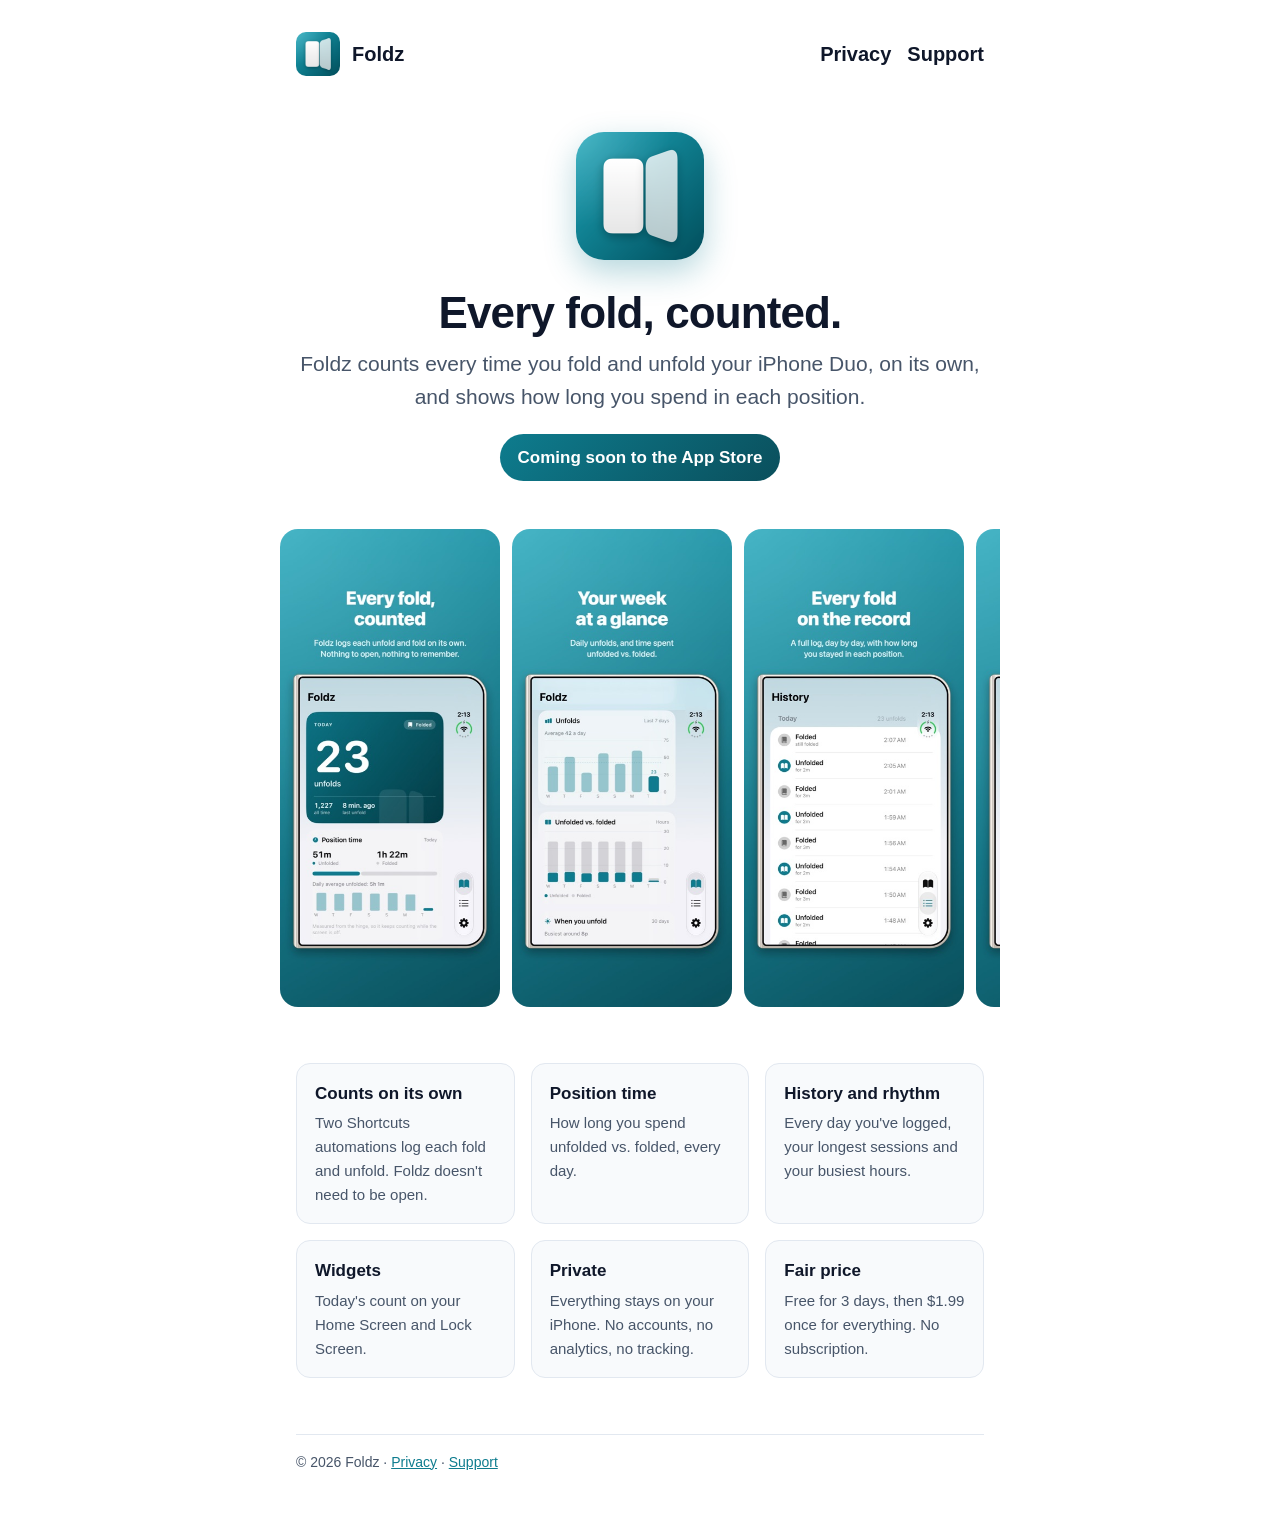
<file: index.html>
<!doctype html>
<html lang="en">
<head>
  <meta charset="utf-8">
  <meta name="viewport" content="width=device-width, initial-scale=1">
  <title>Foldz</title>
  <meta name="description" content="Foldz counts every time you fold and unfold your iPhone Duo, on its own, and shows how long you spend in each position.">
  <meta name="theme-color" content="#0e7c8e">
  <link rel="icon" href="icon.png">
  <link rel="stylesheet" href="style.css">
</head>
<body>
<main>
  <header class="site">
    <img src="icon.png" alt="">
    <a href="./">Foldz</a>
    <nav>
      <a href="privacy.html">Privacy</a>
      <a href="support.html">Support</a>
    </nav>
  </header>

  <section class="hero">
    <img src="icon.png" alt="The Foldz icon: a phone opening on its hinge">
    <h1>Every fold, counted.</h1>
    <p class="tagline">Foldz counts every time you fold and unfold your iPhone Duo, on its own, and shows how long you spend in each position.</p>
    <span class="badge">Coming soon to the App Store</span>
  </section>

  <div class="shots">
    <img src="media/01-every-fold.jpg" alt="Foldz's Home screen: 23 unfolds today">
    <img src="media/02-your-week.jpg" alt="Charts of daily unfolds and time unfolded vs. folded">
    <img src="media/03-history.jpg" alt="The History log, with how long each position lasted">
    <img src="media/04-setup.jpg" alt="Setup, showing the two Shortcuts automations">
    <img src="media/05-widgets.jpg" alt="Home Screen and Lock Screen widgets">
  </div>

  <div class="features">
    <div><h3>Counts on its own</h3><p>Two Shortcuts automations log each fold and unfold. Foldz doesn't need to be open.</p></div>
    <div><h3>Position time</h3><p>How long you spend unfolded vs. folded, every day.</p></div>
    <div><h3>History and rhythm</h3><p>Every day you've logged, your longest sessions and your busiest hours.</p></div>
    <div><h3>Widgets</h3><p>Today's count on your Home Screen and Lock Screen.</p></div>
    <div><h3>Private</h3><p>Everything stays on your iPhone. No accounts, no analytics, no tracking.</p></div>
    <div><h3>Fair price</h3><p>Free for 3 days, then $1.99 once for everything. No subscription.</p></div>
  </div>

  <footer>© 2026 Foldz · <a href="privacy.html">Privacy</a> · <a href="support.html">Support</a></footer>
</main>
</body>
</html>
</file>
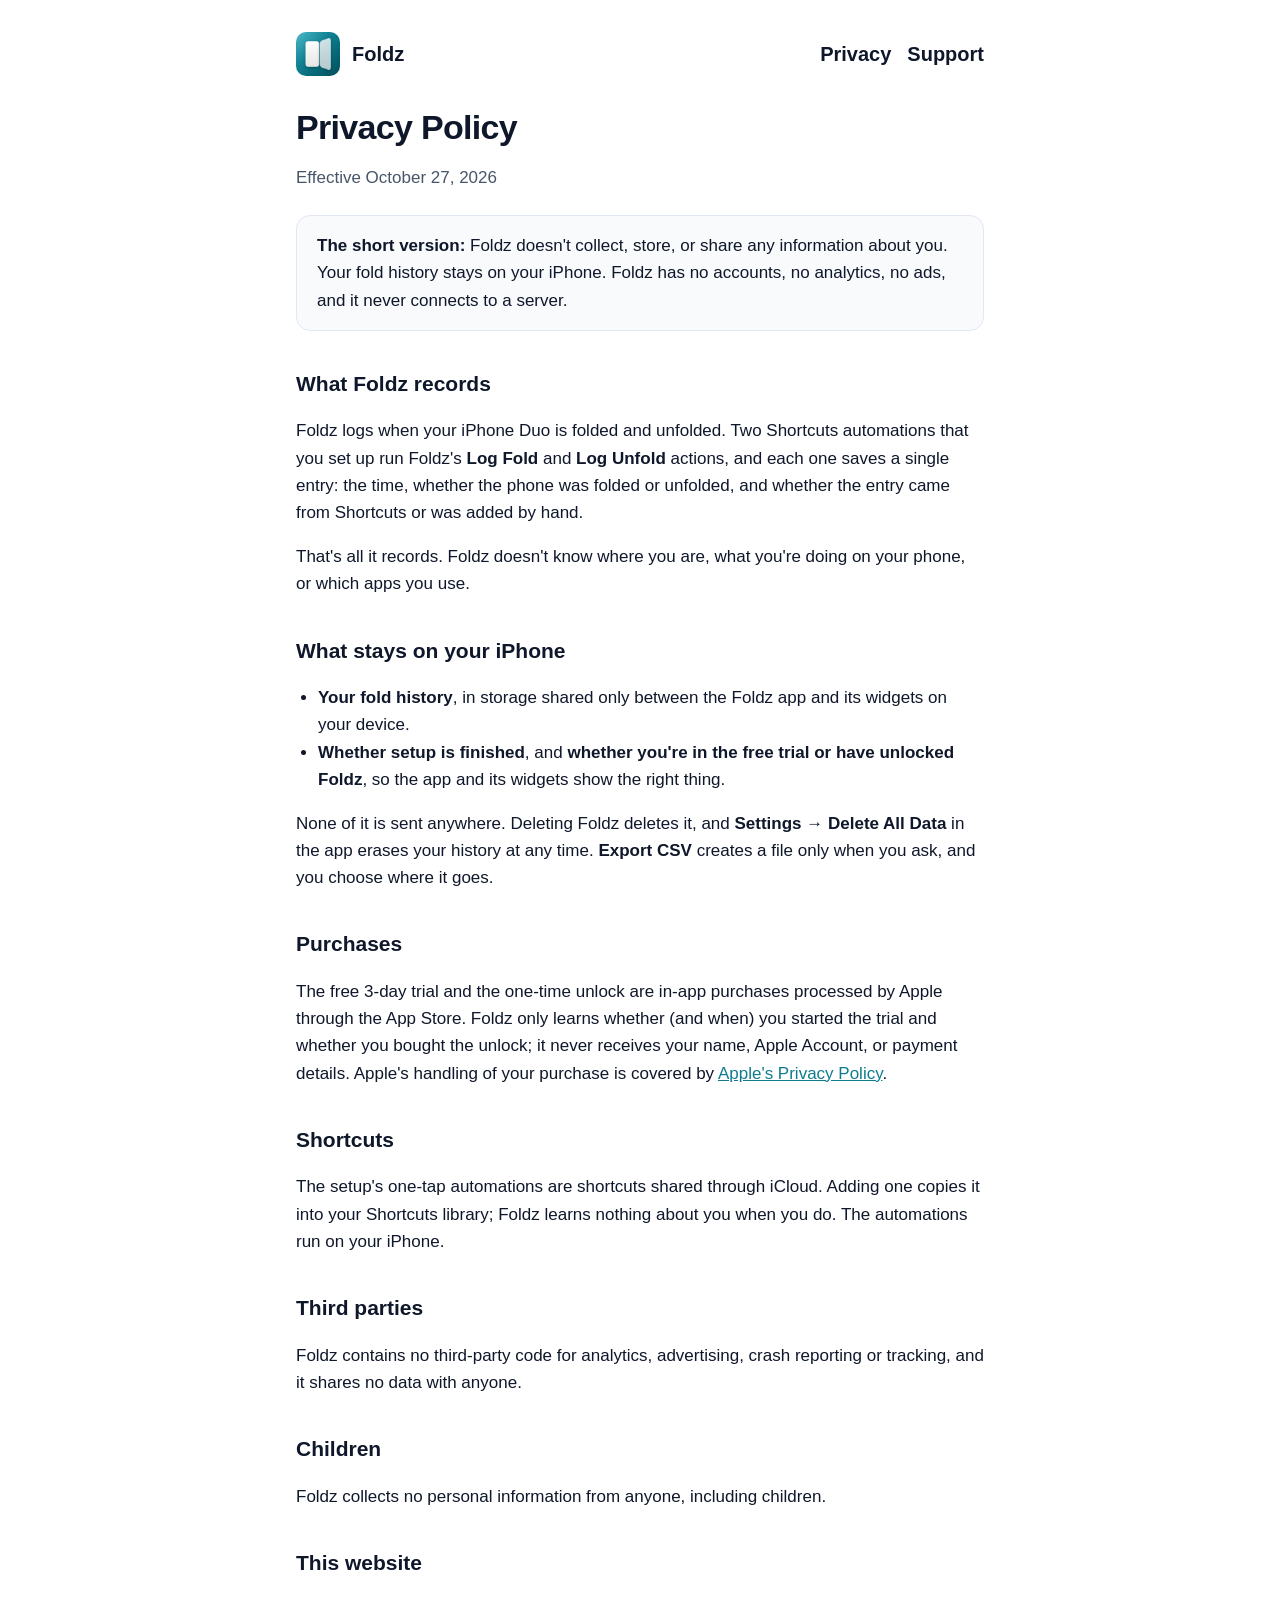
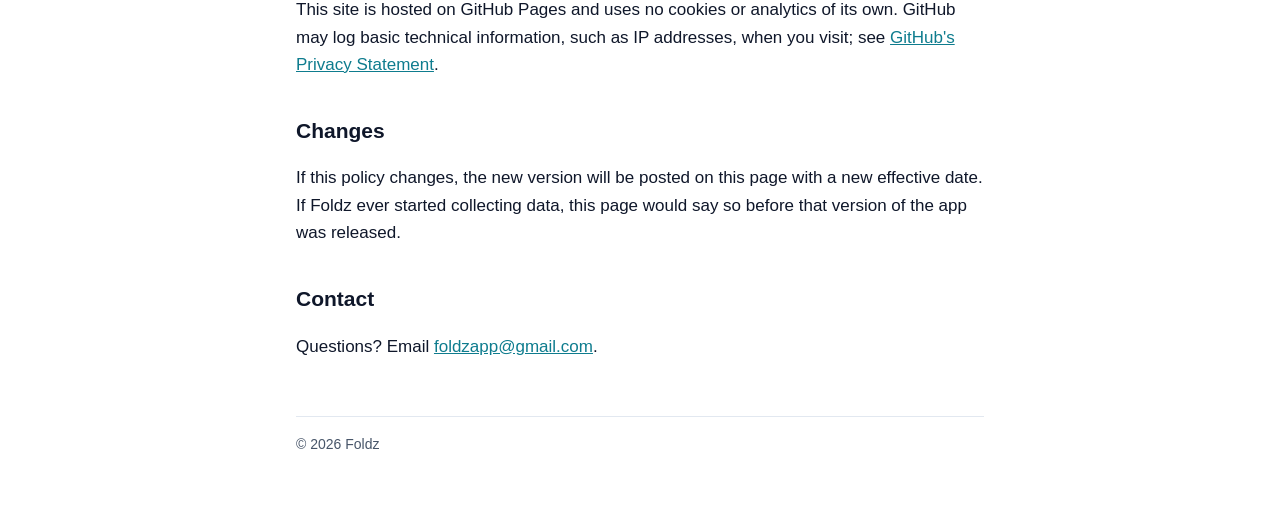
<file: privacy.html>
<!doctype html>
<html lang="en">
<head>
  <meta charset="utf-8">
  <meta name="viewport" content="width=device-width, initial-scale=1">
  <title>Foldz Privacy Policy</title>
  <meta name="description" content="Foldz collects no data. Here's exactly what it does and doesn't do.">
  <link rel="icon" href="icon.png">
  <link rel="stylesheet" href="style.css">
</head>
<body>
<main>
  <header class="site">
    <img src="icon.png" alt="">
    <a href="./">Foldz</a>
    <nav>
      <a href="privacy.html" aria-current="page">Privacy</a>
      <a href="support.html">Support</a>
    </nav>
  </header>

  <h1>Privacy Policy</h1>
  <p class="muted">Effective October 27, 2026</p>

  <div class="summary">
    <strong>The short version:</strong> Foldz doesn't collect, store, or share any information about you. Your fold history stays on your iPhone. Foldz has no accounts, no analytics, no ads, and it never connects to a server.
  </div>

  <h2>What Foldz records</h2>
  <p>Foldz logs when your iPhone Duo is folded and unfolded. Two Shortcuts automations that you set up run Foldz's <strong>Log Fold</strong> and <strong>Log Unfold</strong> actions, and each one saves a single entry: the time, whether the phone was folded or unfolded, and whether the entry came from Shortcuts or was added by hand.</p>
  <p>That's all it records. Foldz doesn't know where you are, what you're doing on your phone, or which apps you use.</p>

  <h2>What stays on your iPhone</h2>
  <ul>
    <li><strong>Your fold history</strong>, in storage shared only between the Foldz app and its widgets on your device.</li>
    <li><strong>Whether setup is finished</strong>, and <strong>whether you're in the free trial or have unlocked Foldz</strong>, so the app and its widgets show the right thing.</li>
  </ul>
  <p>None of it is sent anywhere. Deleting Foldz deletes it, and <strong>Settings → Delete All Data</strong> in the app erases your history at any time. <strong>Export CSV</strong> creates a file only when you ask, and you choose where it goes.</p>

  <h2>Purchases</h2>
  <p>The free 3-day trial and the one-time unlock are in-app purchases processed by Apple through the App Store. Foldz only learns whether (and when) you started the trial and whether you bought the unlock; it never receives your name, Apple Account, or payment details. Apple's handling of your purchase is covered by <a href="https://www.apple.com/legal/privacy/">Apple's Privacy Policy</a>.</p>

  <h2>Shortcuts</h2>
  <p>The setup's one-tap automations are shortcuts shared through iCloud. Adding one copies it into your Shortcuts library; Foldz learns nothing about you when you do. The automations run on your iPhone.</p>

  <h2>Third parties</h2>
  <p>Foldz contains no third-party code for analytics, advertising, crash reporting or tracking, and it shares no data with anyone.</p>

  <h2>Children</h2>
  <p>Foldz collects no personal information from anyone, including children.</p>

  <h2>This website</h2>
  <p>This site is hosted on GitHub Pages and uses no cookies or analytics of its own. GitHub may log basic technical information, such as IP addresses, when you visit; see <a href="https://docs.github.com/en/site-policy/privacy-policies/github-general-privacy-statement">GitHub's Privacy Statement</a>.</p>

  <h2>Changes</h2>
  <p>If this policy changes, the new version will be posted on this page with a new effective date. If Foldz ever started collecting data, this page would say so before that version of the app was released.</p>

  <h2>Contact</h2>
  <p>Questions? Email <a href="mailto:foldzapp@gmail.com">foldzapp@gmail.com</a>.</p>

  <footer>© 2026 Foldz</footer>
</main>
</body>
</html>
</file>
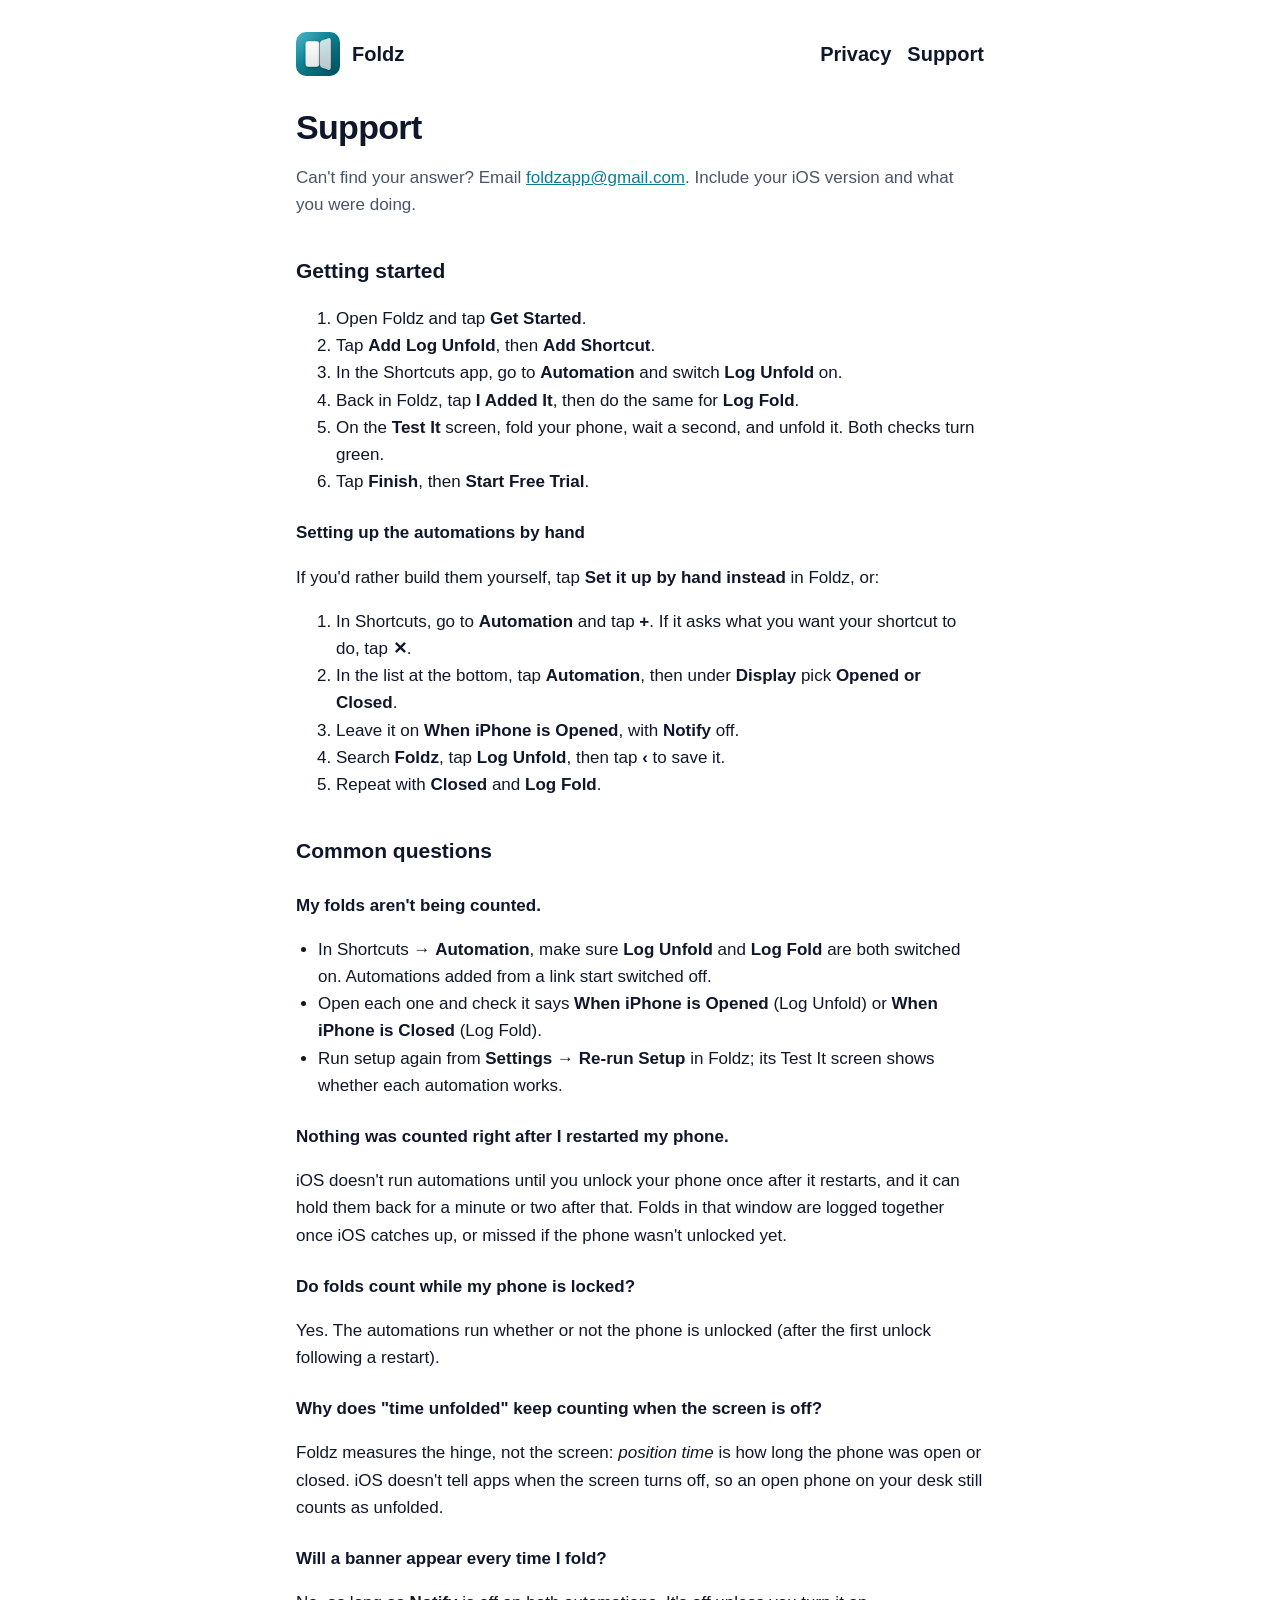
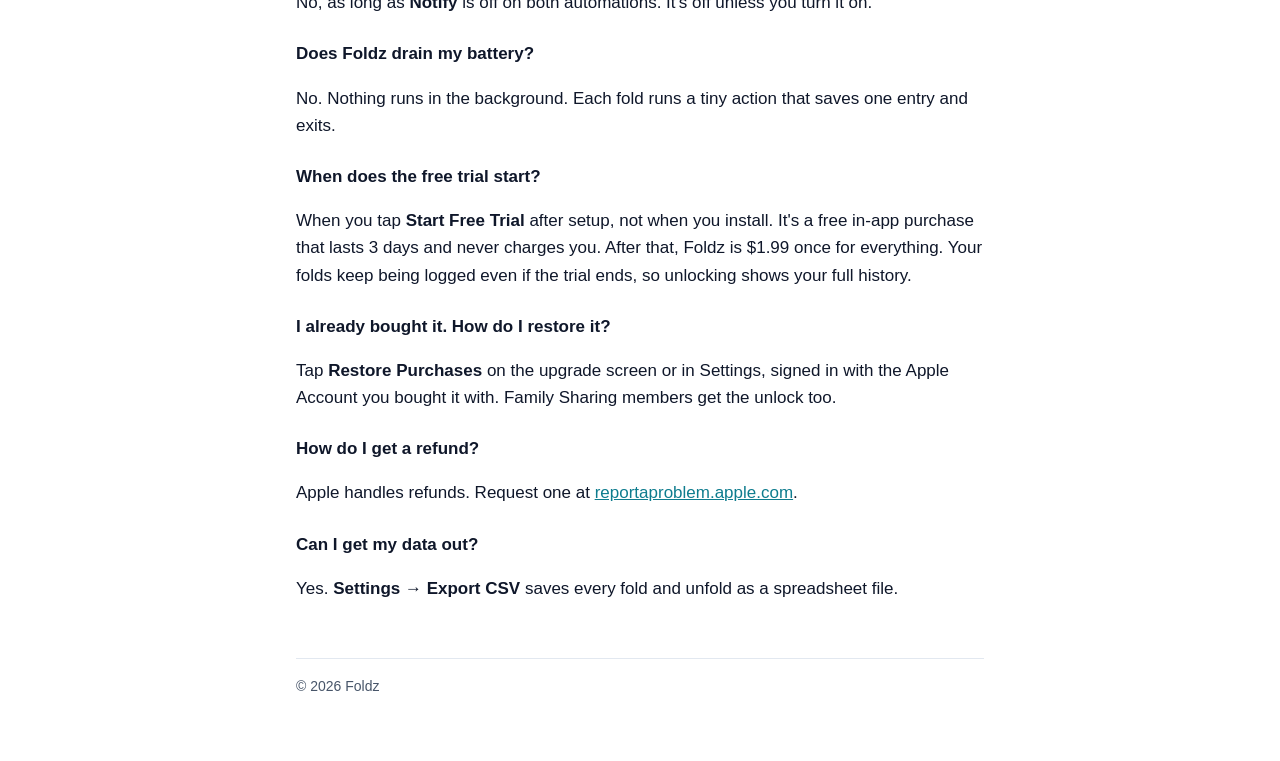
<file: support.html>
<!doctype html>
<html lang="en">
<head>
  <meta charset="utf-8">
  <meta name="viewport" content="width=device-width, initial-scale=1">
  <title>Foldz Support</title>
  <meta name="description" content="Set up Foldz, fix common problems, and get in touch.">
  <link rel="icon" href="icon.png">
  <link rel="stylesheet" href="style.css">
</head>
<body>
<main>
  <header class="site">
    <img src="icon.png" alt="">
    <a href="./">Foldz</a>
    <nav>
      <a href="privacy.html">Privacy</a>
      <a href="support.html" aria-current="page">Support</a>
    </nav>
  </header>

  <h1>Support</h1>
  <p class="muted">Can't find your answer? Email <a href="mailto:foldzapp@gmail.com?subject=Foldz%20support">foldzapp@gmail.com</a>. Include your iOS version and what you were doing.</p>

  <h2>Getting started</h2>
  <ol>
    <li>Open Foldz and tap <strong>Get Started</strong>.</li>
    <li>Tap <strong>Add Log Unfold</strong>, then <strong>Add Shortcut</strong>.</li>
    <li>In the Shortcuts app, go to <strong>Automation</strong> and switch <strong>Log Unfold</strong> on.</li>
    <li>Back in Foldz, tap <strong>I Added It</strong>, then do the same for <strong>Log Fold</strong>.</li>
    <li>On the <strong>Test It</strong> screen, fold your phone, wait a second, and unfold it. Both checks turn green.</li>
    <li>Tap <strong>Finish</strong>, then <strong>Start Free Trial</strong>.</li>
  </ol>

  <h3>Setting up the automations by hand</h3>
  <p>If you'd rather build them yourself, tap <strong>Set it up by hand instead</strong> in Foldz, or:</p>
  <ol>
    <li>In Shortcuts, go to <strong>Automation</strong> and tap <strong>+</strong>. If it asks what you want your shortcut to do, tap <strong>✕</strong>.</li>
    <li>In the list at the bottom, tap <strong>Automation</strong>, then under <strong>Display</strong> pick <strong>Opened or Closed</strong>.</li>
    <li>Leave it on <strong>When iPhone is Opened</strong>, with <strong>Notify</strong> off.</li>
    <li>Search <strong>Foldz</strong>, tap <strong>Log Unfold</strong>, then tap <strong>‹</strong> to save it.</li>
    <li>Repeat with <strong>Closed</strong> and <strong>Log Fold</strong>.</li>
  </ol>

  <h2>Common questions</h2>

  <h3>My folds aren't being counted.</h3>
  <ul>
    <li>In Shortcuts → <strong>Automation</strong>, make sure <strong>Log Unfold</strong> and <strong>Log Fold</strong> are both switched on. Automations added from a link start switched off.</li>
    <li>Open each one and check it says <strong>When iPhone is Opened</strong> (Log Unfold) or <strong>When iPhone is Closed</strong> (Log Fold).</li>
    <li>Run setup again from <strong>Settings → Re-run Setup</strong> in Foldz; its Test It screen shows whether each automation works.</li>
  </ul>

  <h3>Nothing was counted right after I restarted my phone.</h3>
  <p>iOS doesn't run automations until you unlock your phone once after it restarts, and it can hold them back for a minute or two after that. Folds in that window are logged together once iOS catches up, or missed if the phone wasn't unlocked yet.</p>

  <h3>Do folds count while my phone is locked?</h3>
  <p>Yes. The automations run whether or not the phone is unlocked (after the first unlock following a restart).</p>

  <h3>Why does "time unfolded" keep counting when the screen is off?</h3>
  <p>Foldz measures the hinge, not the screen: <em>position time</em> is how long the phone was open or closed. iOS doesn't tell apps when the screen turns off, so an open phone on your desk still counts as unfolded.</p>

  <h3>Will a banner appear every time I fold?</h3>
  <p>No, as long as <strong>Notify</strong> is off on both automations. It's off unless you turn it on.</p>

  <h3>Does Foldz drain my battery?</h3>
  <p>No. Nothing runs in the background. Each fold runs a tiny action that saves one entry and exits.</p>

  <h3>When does the free trial start?</h3>
  <p>When you tap <strong>Start Free Trial</strong> after setup, not when you install. It's a free in-app purchase that lasts 3 days and never charges you. After that, Foldz is $1.99 once for everything. Your folds keep being logged even if the trial ends, so unlocking shows your full history.</p>

  <h3>I already bought it. How do I restore it?</h3>
  <p>Tap <strong>Restore Purchases</strong> on the upgrade screen or in Settings, signed in with the Apple Account you bought it with. Family Sharing members get the unlock too.</p>

  <h3>How do I get a refund?</h3>
  <p>Apple handles refunds. Request one at <a href="https://reportaproblem.apple.com">reportaproblem.apple.com</a>.</p>

  <h3>Can I get my data out?</h3>
  <p>Yes. <strong>Settings → Export CSV</strong> saves every fold and unfold as a spreadsheet file.</p>

  <footer>© 2026 Foldz</footer>
</main>
</body>
</html>
</file>
<file: style.css>
:root {
  --bg: #ffffff;
  --fg: #0f172a;
  --muted: #475569;
  --line: #e2e8f0;
  --card: #f8fafc;
  --accent: #0e7c8e;
  --accent-2: #0a4f5c;
}
@media (prefers-color-scheme: dark) {
  :root {
    --bg: #071416;
    --fg: #e2e8f0;
    --muted: #94a3b8;
    --line: #17343a;
    --card: #0e2226;
    --accent: #3fc6da;
    --accent-2: #1a93a8;
  }
}
* { box-sizing: border-box; }
html { -webkit-text-size-adjust: 100%; }
body {
  margin: 0;
  background: var(--bg);
  color: var(--fg);
  font: 17px/1.6 -apple-system, BlinkMacSystemFont, "SF Pro Text", "Helvetica Neue", Arial, sans-serif;
}
main { max-width: 720px; margin: 0 auto; padding: 32px 16px 64px; }
header.site { display: flex; align-items: center; gap: 12px; margin-bottom: 32px; }
header.site img { width: 44px; height: 44px; border-radius: 10px; }
header.site a { color: inherit; text-decoration: none; font-weight: 700; font-size: 20px; }
nav { margin-left: auto; display: flex; gap: 16px; font-size: 15px; }
nav a { color: var(--muted); text-decoration: none; }
nav a:hover, nav a[aria-current] { color: var(--fg); }
h1 { font-size: 34px; line-height: 1.15; margin: 0 0 8px; letter-spacing: -0.02em; }
h2 { font-size: 21px; margin: 36px 0 8px; }
h3 { font-size: 17px; margin: 24px 0 4px; }
p, li { color: var(--fg); }
.muted { color: var(--muted); }
a { color: var(--accent); }
ul { padding-left: 22px; }
.summary {
  background: var(--card);
  border: 1px solid var(--line);
  border-radius: 14px;
  padding: 16px 20px;
  margin: 24px 0;
}
.hero { text-align: center; padding: 24px 0 8px; }
.hero img { width: 128px; height: 128px; border-radius: 28px; box-shadow: 0 12px 32px rgba(14, 124, 142, .3); }
.hero h1 { font-size: 44px; margin-top: 20px; }
.hero .tagline { font-size: 21px; color: var(--muted); margin: 0 0 20px; }
.badge {
  display: inline-block;
  padding: 10px 18px;
  border-radius: 999px;
  background: linear-gradient(135deg, var(--accent), var(--accent-2));
  color: #fff;
  font-weight: 600;
  text-decoration: none;
}
.features { display: grid; grid-template-columns: repeat(auto-fit, minmax(200px, 1fr)); gap: 16px; margin: 40px 0; }
.features div { background: var(--card); border: 1px solid var(--line); border-radius: 14px; padding: 16px 18px; }
.features h3 { margin-top: 0; }
.features p { margin: 0; color: var(--muted); font-size: 15px; }
footer { margin-top: 56px; padding-top: 16px; border-top: 1px solid var(--line); font-size: 14px; color: var(--muted); }
.shots { display: flex; gap: 12px; overflow-x: auto; padding: 8px 0 16px; margin: 32px -16px 0; padding-left: 16px; scroll-snap-type: x mandatory; }
.shots img { width: 220px; height: auto; border-radius: 18px; flex: none; scroll-snap-align: start; }
</file>
